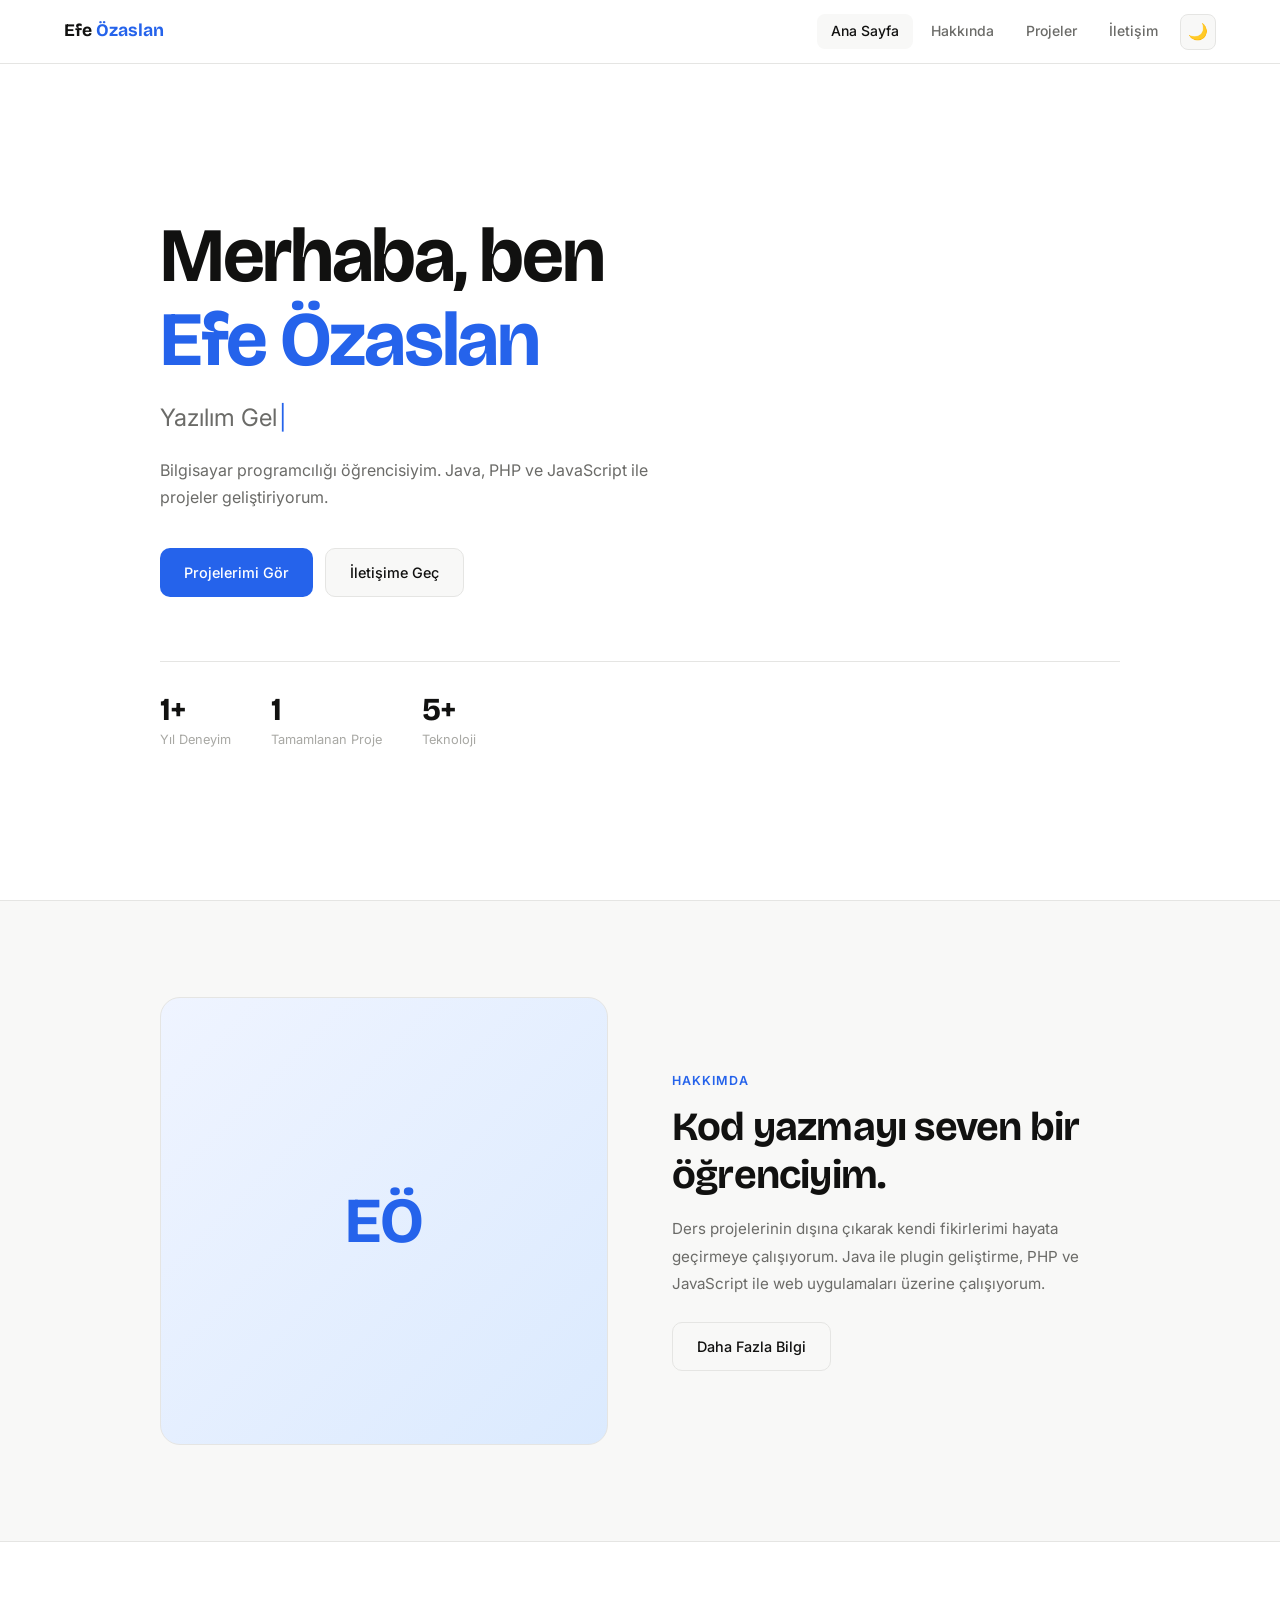
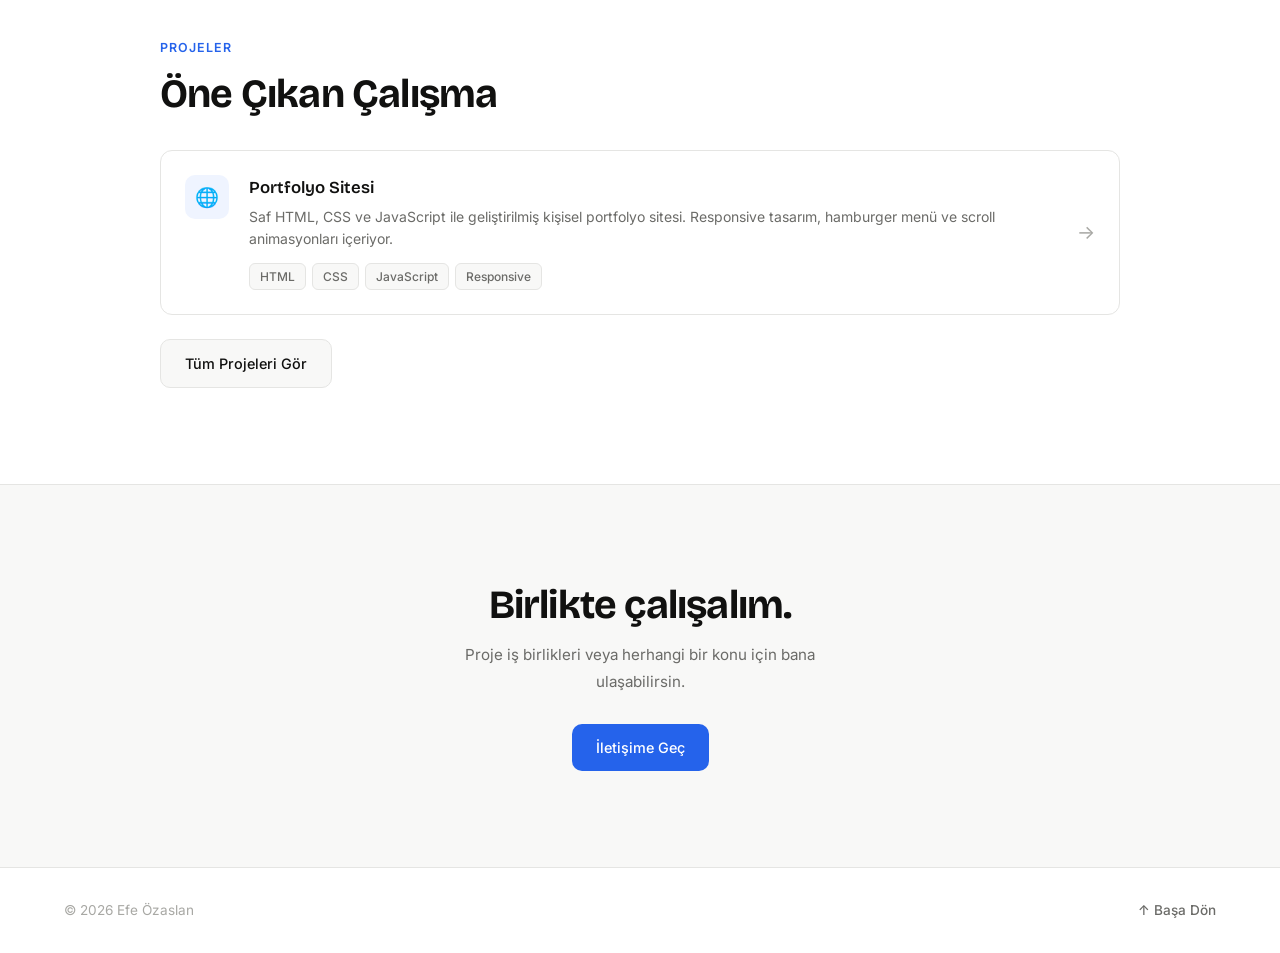
<file: portfolio-20nisan/portfolio2/index.html>
<!DOCTYPE html>
<html lang="tr">
<head>
  <meta charset="UTF-8">
  <meta name="viewport" content="width=device-width, initial-scale=1.0">
  <meta name="description" content="Efe Özaslan kişisel portfolyo sitesi — Yazılım Geliştirici">
  <meta name="author" content="Efe Özaslan">
  <title>Efe Özaslan — Yazılım Geliştirici</title>
  <link href="https://fonts.googleapis.com/css2?family=Inter:wght@300;400;500;600&family=Bricolage+Grotesque:wght@400;600;700&display=swap" rel="stylesheet">
  <link rel="stylesheet" href="assets/css/style.css">
</head>
<body>

<!-- NAV -->
<nav>
  <a href="index.html" class="logo">Efe <span>Özaslan</span></a>
  <div class="nav-right">
    <!-- Masaüstü nav linkleri -->
    <div class="nav-links">
      <a href="index.html">Ana Sayfa</a>
      <a href="pages/about.html">Hakkında</a>
      <a href="pages/projeler.html">Projeler</a>
      <a href="pages/contact.html">İletişim</a>
    </div>
    <!-- ETKİLEŞİM 3: Tema değiştirici butonu -->
    <button id="theme-toggle" title="Tema değiştir">🌙</button>
    <!-- ETKİLEŞİM 1: Hamburger butonu (mobilde görünür) -->
    <button class="hamburger" aria-label="Menüyü aç/kapat" aria-expanded="false">
      <span></span><span></span><span></span>
    </button>
  </div>
</nav>

<!-- Mobil menü -->
<div class="mobile-menu">
  <a href="index.html">Ana Sayfa</a>
  <a href="pages/about.html">Hakkında</a>
  <a href="pages/projeler.html">Projeler</a>
  <a href="pages/contact.html">İletişim</a>
</div>

<!-- ETKİLEŞİM 2: Yukarı çık butonu (scroll 300px sonrası belirir) -->
<button id="back-to-top" title="Başa dön">↑</button>

<main>

  <!-- HERO -->
  <div class="hero">
    <div class="hero-inner">
      <h1 class="hero-title">Merhaba, ben<br><span>Efe Özaslan</span></h1>
      <!-- ETKİLEŞİM 4: Typewriter efekti — JS tarafından doldurulur -->
      <div class="hero-typewriter" id="typewriter"></div>
      <p class="hero-desc">Bilgisayar programcılığı öğrencisiyim. Java, PHP ve JavaScript ile projeler geliştiriyorum.</p>
      <div class="hero-actions">
        <a href="pages/projeler.html" class="btn btn-primary">Projelerimi Gör</a>
        <a href="pages/contact.html" class="btn btn-secondary">İletişime Geç</a>
      </div>
      <div class="hero-stats">
        <div><div class="stat-val">1+</div><div class="stat-label">Yıl Deneyim</div></div>
        <div><div class="stat-val">1</div><div class="stat-label">Tamamlanan Proje</div></div>
        <div><div class="stat-val">5+</div><div class="stat-label">Teknoloji</div></div>
      </div>
    </div>
  </div>

  <hr class="section-divider">

  <!-- HAKKINDA ÖNİZLEME -->
  <section style="background: var(--bg2);">
    <div class="container">
      <div class="about-grid">
        <div class="reveal">
          <div class="about-avatar">EÖ</div>
        </div>
        <div>
          <div class="section-tag reveal">Hakkımda</div>
          <h2 class="section-title reveal d1">Kod yazmayı seven bir öğrenciyim.</h2>
          <p class="section-desc reveal d2">Ders projelerinin dışına çıkarak kendi fikirlerimi hayata geçirmeye çalışıyorum. Java ile plugin geliştirme, PHP ve JavaScript ile web uygulamaları üzerine çalışıyorum.</p>
          <a href="pages/about.html" class="btn btn-secondary reveal d2">Daha Fazla Bilgi</a>
        </div>
      </div>
    </div>
  </section>

  <hr class="section-divider">

  <!-- PROJE ÖNİZLEME -->
  <section>
    <div class="container">
      <div class="section-tag reveal">Projeler</div>
      <h2 class="section-title reveal d1">Öne Çıkan Çalışma</h2>
      <div class="projects-list" style="margin-top: 32px;">
        <a href="https://github.com/efeozaslan/portfolyo" target="_blank" class="project-card reveal">
          <div class="project-icon">🌐</div>
          <div class="project-info">
            <div class="project-name">Portfolyo Sitesi</div>
            <div class="project-desc">Saf HTML, CSS ve JavaScript ile geliştirilmiş kişisel portfolyo sitesi. Responsive tasarım, hamburger menü ve scroll animasyonları içeriyor.</div>
            <div class="project-tags">
              <span class="project-tag">HTML</span>
              <span class="project-tag">CSS</span>
              <span class="project-tag">JavaScript</span>
              <span class="project-tag">Responsive</span>
            </div>
          </div>
          <span class="project-arrow">→</span>
        </a>
      </div>
      <div style="margin-top: 24px;" class="reveal">
        <a href="pages/projeler.html" class="btn btn-secondary">Tüm Projeleri Gör</a>
      </div>
    </div>
  </section>

  <hr class="section-divider">

  <!-- CTA -->
  <section style="background: var(--bg2); text-align: center;">
    <div class="container">
      <h2 class="section-title reveal" style="margin-bottom: 12px;">Birlikte çalışalım.</h2>
      <p class="section-desc reveal d1" style="margin: 0 auto 28px; max-width: 420px;">Proje iş birlikleri veya herhangi bir konu için bana ulaşabilirsin.</p>
      <a href="pages/contact.html" class="btn btn-primary reveal d2">İletişime Geç</a>
    </div>
  </section>

</main>

<footer>
  <span class="footer-text">© 2026 Efe Özaslan</span>
  <a class="footer-up">↑ Başa Dön</a>
</footer>

<script src="assets/js/main.js"></script>
</body>
</html>
</file>
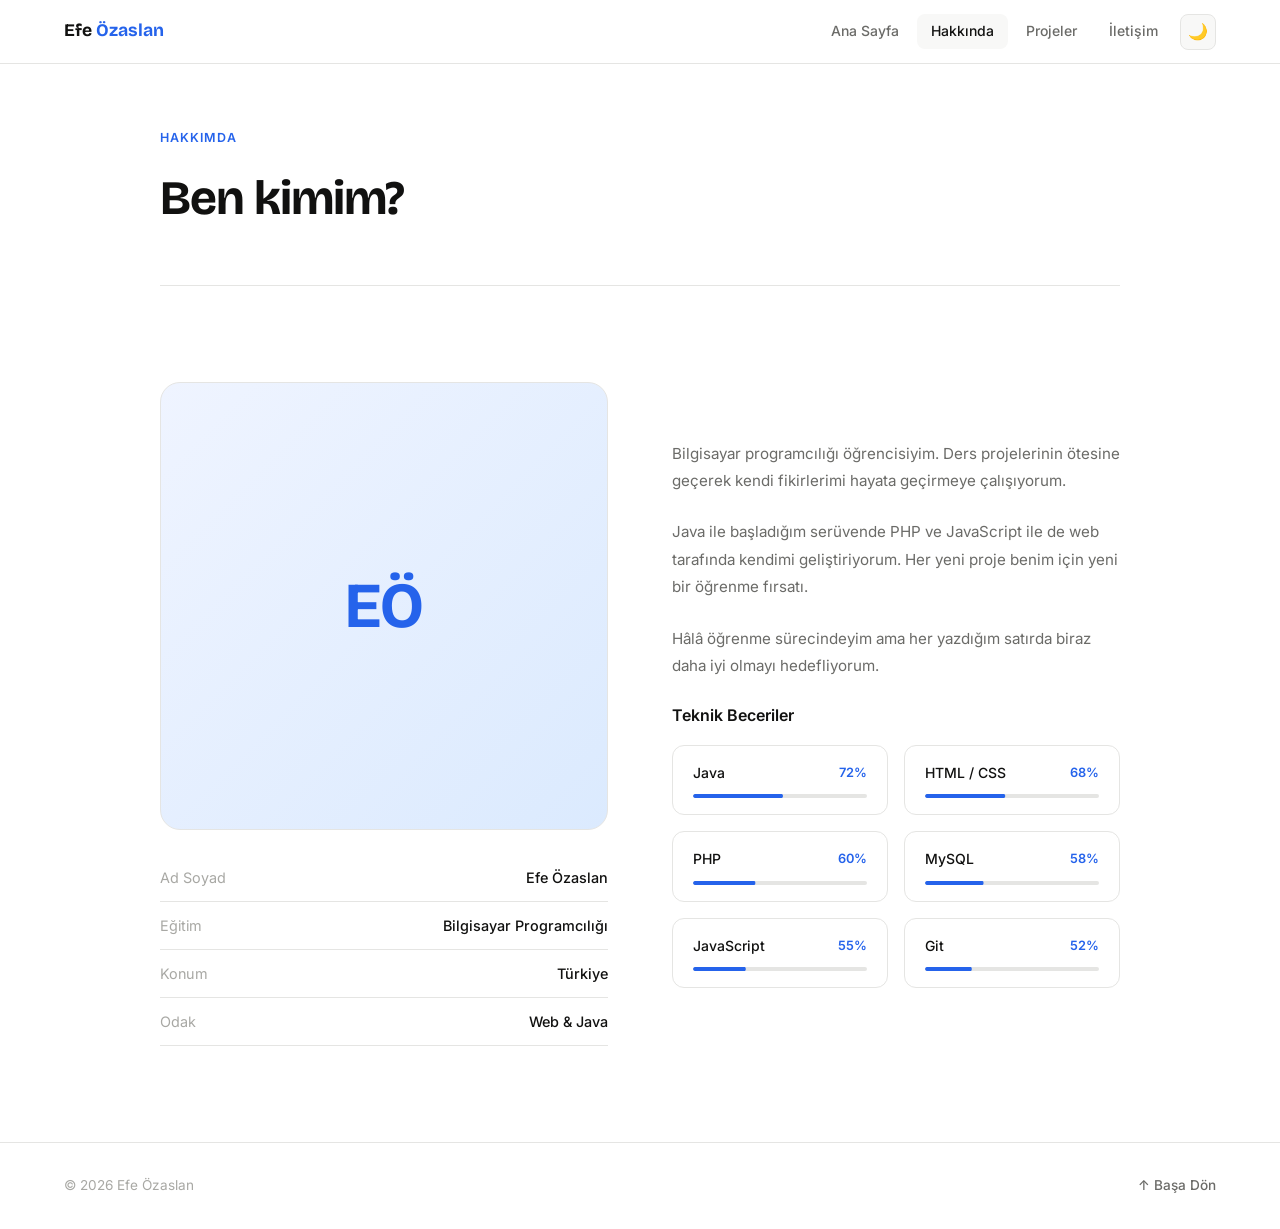
<file: portfolio-20nisan/portfolio2/pages/about.html>
<!DOCTYPE html>
<html lang="tr">
<head>
  <meta charset="UTF-8">
  <meta name="viewport" content="width=device-width, initial-scale=1.0">
  <meta name="description" content="Efe Özaslan hakkında — Bilgisayar Programcılığı Öğrencisi">
  <meta name="author" content="Efe Özaslan">
  <title>Hakkında — Efe Özaslan</title>
  <link href="https://fonts.googleapis.com/css2?family=Inter:wght@300;400;500;600&family=Bricolage+Grotesque:wght@400;600;700&display=swap" rel="stylesheet">
  <link rel="stylesheet" href="../assets/css/style.css">
</head>
<body>

<nav>
  <a href="../index.html" class="logo">Efe <span>Özaslan</span></a>
  <div class="nav-right">
    <div class="nav-links">
      <a href="../index.html">Ana Sayfa</a>
      <a href="about.html">Hakkında</a>
      <a href="projeler.html">Projeler</a>
      <a href="contact.html">İletişim</a>
    </div>
    <button id="theme-toggle" title="Tema değiştir">🌙</button>
    <button class="hamburger" aria-label="Menüyü aç/kapat" aria-expanded="false">
      <span></span><span></span><span></span>
    </button>
  </div>
</nav>

<div class="mobile-menu">
  <a href="../index.html">Ana Sayfa</a>
  <a href="about.html">Hakkında</a>
  <a href="projeler.html">Projeler</a>
  <a href="contact.html">İletişim</a>
</div>

<button id="back-to-top" title="Başa dön">↑</button>

<main>
  <div class="page-hero">
    <div class="container">
      <div class="section-tag">Hakkımda</div>
      <h1>Ben kimim?</h1>
    </div>
  </div>

  <section>
    <div class="container">
      <div class="about-grid">
        <div>
          <div class="about-avatar reveal">EÖ</div>
          <div class="info-rows reveal d1" style="margin-top: 24px;">
            <div class="info-row"><span class="info-key">Ad Soyad</span><span class="info-val">Efe Özaslan</span></div>
            <div class="info-row"><span class="info-key">Eğitim</span><span class="info-val">Bilgisayar Programcılığı</span></div>
            <div class="info-row"><span class="info-key">Konum</span><span class="info-val">Türkiye</span></div>
            <div class="info-row"><span class="info-key">Odak</span><span class="info-val">Web & Java</span></div>
          </div>
        </div>
        <div>
          <p class="section-desc reveal">Bilgisayar programcılığı öğrencisiyim. Ders projelerinin ötesine geçerek kendi fikirlerimi hayata geçirmeye çalışıyorum.</p>
          <p class="section-desc reveal d1">Java ile başladığım serüvende PHP ve JavaScript ile de web tarafında kendimi geliştiriyorum. Her yeni proje benim için yeni bir öğrenme fırsatı.</p>
          <p class="section-desc reveal d2">Hâlâ öğrenme sürecindeyim ama her yazdığım satırda biraz daha iyi olmayı hedefliyorum.</p>

          <h3 class="reveal d2" style="font-size:1rem;font-weight:600;margin-bottom:16px;margin-top:8px;">Teknik Beceriler</h3>
          <div class="skills-grid reveal d3">
            <div class="skill-card"><div class="skill-top"><span class="skill-name">Java</span><span class="skill-pct">72%</span></div><div class="skill-bar"><div class="skill-fill" style="width:72%"></div></div></div>
            <div class="skill-card"><div class="skill-top"><span class="skill-name">HTML / CSS</span><span class="skill-pct">68%</span></div><div class="skill-bar"><div class="skill-fill" style="width:68%"></div></div></div>
            <div class="skill-card"><div class="skill-top"><span class="skill-name">PHP</span><span class="skill-pct">60%</span></div><div class="skill-bar"><div class="skill-fill" style="width:60%"></div></div></div>
            <div class="skill-card"><div class="skill-top"><span class="skill-name">MySQL</span><span class="skill-pct">58%</span></div><div class="skill-bar"><div class="skill-fill" style="width:58%"></div></div></div>
            <div class="skill-card"><div class="skill-top"><span class="skill-name">JavaScript</span><span class="skill-pct">55%</span></div><div class="skill-bar"><div class="skill-fill" style="width:55%"></div></div></div>
            <div class="skill-card"><div class="skill-top"><span class="skill-name">Git</span><span class="skill-pct">52%</span></div><div class="skill-bar"><div class="skill-fill" style="width:52%"></div></div></div>
          </div>
        </div>
      </div>
    </div>
  </section>
</main>

<footer>
  <span class="footer-text">© 2026 Efe Özaslan</span>
  <a class="footer-up">↑ Başa Dön</a>
</footer>

<script src="../assets/js/main.js"></script>
</body>
</html>
</file>
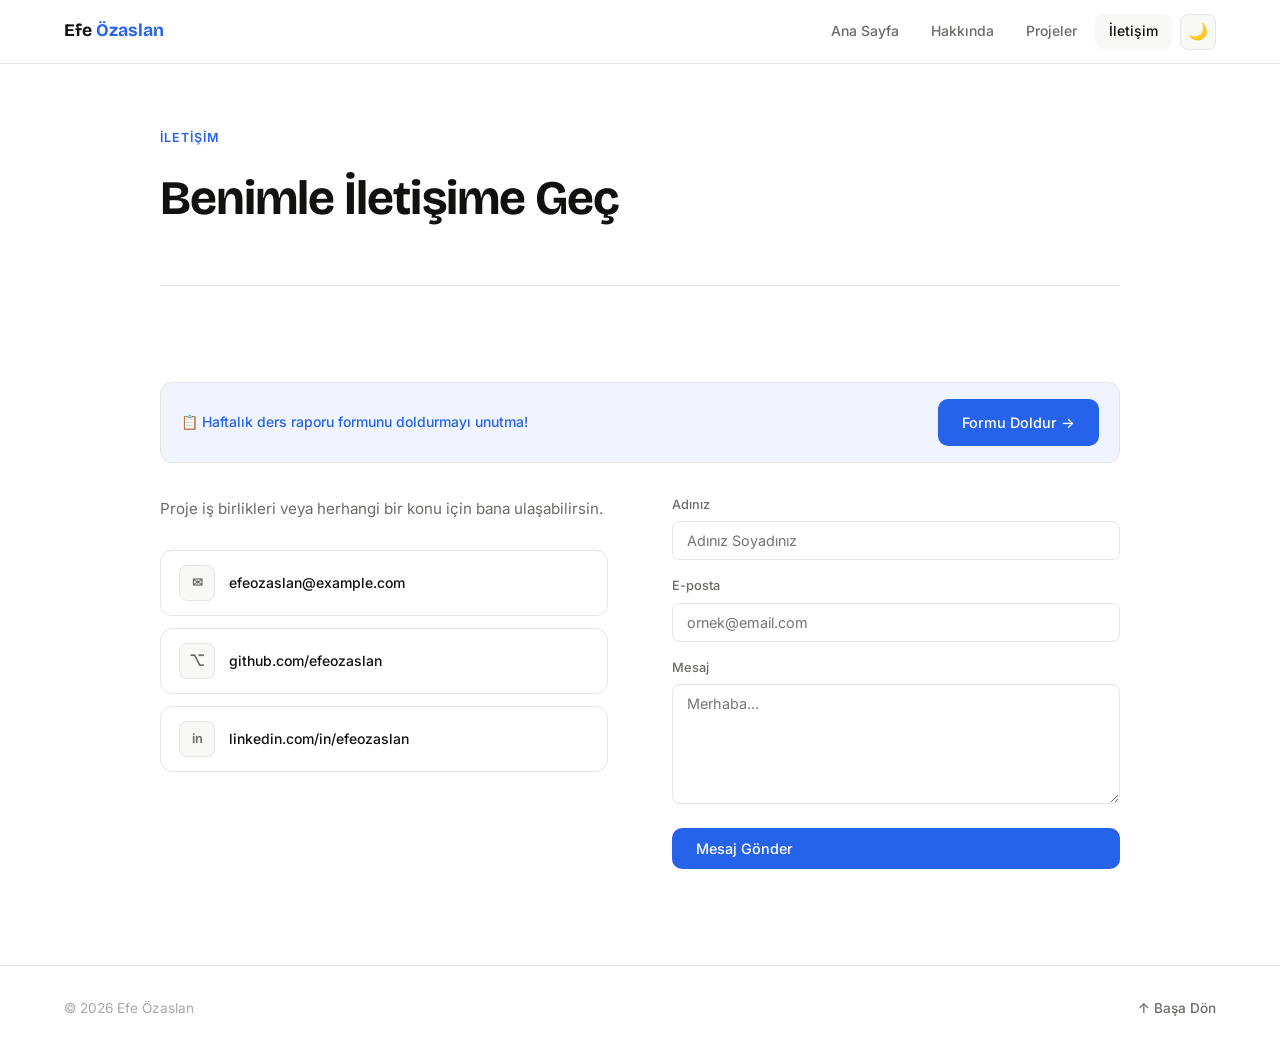
<file: portfolio-20nisan/portfolio2/pages/contact.html>
<!DOCTYPE html>
<html lang="tr">
<head>
  <meta charset="UTF-8">
  <meta name="viewport" content="width=device-width, initial-scale=1.0">
  <meta name="description" content="Efe Özaslan ile iletişime geçin">
  <meta name="author" content="Efe Özaslan">
  <title>İletişim — Efe Özaslan</title>
  <link href="https://fonts.googleapis.com/css2?family=Inter:wght@300;400;500;600&family=Bricolage+Grotesque:wght@400;600;700&display=swap" rel="stylesheet">
  <link rel="stylesheet" href="../assets/css/style.css">
</head>
<body>

<nav>
  <a href="../index.html" class="logo">Efe <span>Özaslan</span></a>
  <div class="nav-right">
    <div class="nav-links">
      <a href="../index.html">Ana Sayfa</a>
      <a href="about.html">Hakkında</a>
      <a href="projeler.html">Projeler</a>
      <a href="contact.html">İletişim</a>
    </div>
    <button id="theme-toggle" title="Tema değiştir">🌙</button>
    <button class="hamburger" aria-label="Menüyü aç/kapat" aria-expanded="false">
      <span></span><span></span><span></span>
    </button>
  </div>
</nav>

<div class="mobile-menu">
  <a href="../index.html">Ana Sayfa</a>
  <a href="about.html">Hakkında</a>
  <a href="projeler.html">Projeler</a>
  <a href="contact.html">İletişim</a>
</div>

<button id="back-to-top" title="Başa dön">↑</button>

<main>
  <div class="page-hero">
    <div class="container">
      <div class="section-tag">İletişim</div>
      <h1>Benimle İletişime Geç</h1>
    </div>
  </div>

  <section>
    <div class="container">

      <!-- Haftalık Rapor Formu -->
      <div class="rapor-banner reveal">
        <p>📋 Haftalık ders raporu formunu doldurmayı unutma!</p>
        <a href="https://docs.google.com/forms/d/e/1FAIpQLSd_se_8hnsDZBhI5-ZsBk0t7NyDASsf4xnW3hzOH-ecFBQ3CA/viewform"
           target="_blank" class="btn btn-primary" style="white-space:nowrap;">
          Formu Doldur →
        </a>
      </div>

      <div class="contact-grid">
        <div class="reveal">
          <p class="section-desc">Proje iş birlikleri veya herhangi bir konu için bana ulaşabilirsin.</p>
          <div class="contact-links">
            <a href="mailto:efeozaslan@example.com" class="contact-link">
              <div class="contact-link-icon">✉</div>
              <span class="contact-link-text">efeozaslan@example.com</span>
            </a>
            <a href="https://github.com/efeozaslan" target="_blank" class="contact-link">
              <div class="contact-link-icon" style="font-size:1rem;">⌥</div>
              <span class="contact-link-text">github.com/efeozaslan</span>
            </a>
            <a href="https://linkedin.com/in/efeozaslan" target="_blank" class="contact-link">
              <div class="contact-link-icon">in</div>
              <span class="contact-link-text">linkedin.com/in/efeozaslan</span>
            </a>
          </div>
        </div>

        <div class="reveal d2">
          <form id="contact-form">
            <div class="form-group">
              <label for="name">Adınız</label>
              <input id="name" type="text" placeholder="Adınız Soyadınız" required>
            </div>
            <div class="form-group">
              <label for="email">E-posta</label>
              <input id="email" type="email" placeholder="ornek@email.com" required>
            </div>
            <div class="form-group">
              <label for="message">Mesaj</label>
              <textarea id="message" placeholder="Merhaba..." required></textarea>
            </div>
            <button type="submit" class="btn btn-primary" style="width:100%;">Mesaj Gönder</button>
          </form>
        </div>
      </div>
    </div>
  </section>
</main>

<footer>
  <span class="footer-text">© 2026 Efe Özaslan</span>
  <a class="footer-up">↑ Başa Dön</a>
</footer>

<script src="../assets/js/main.js"></script>
</body>
</html>
</file>
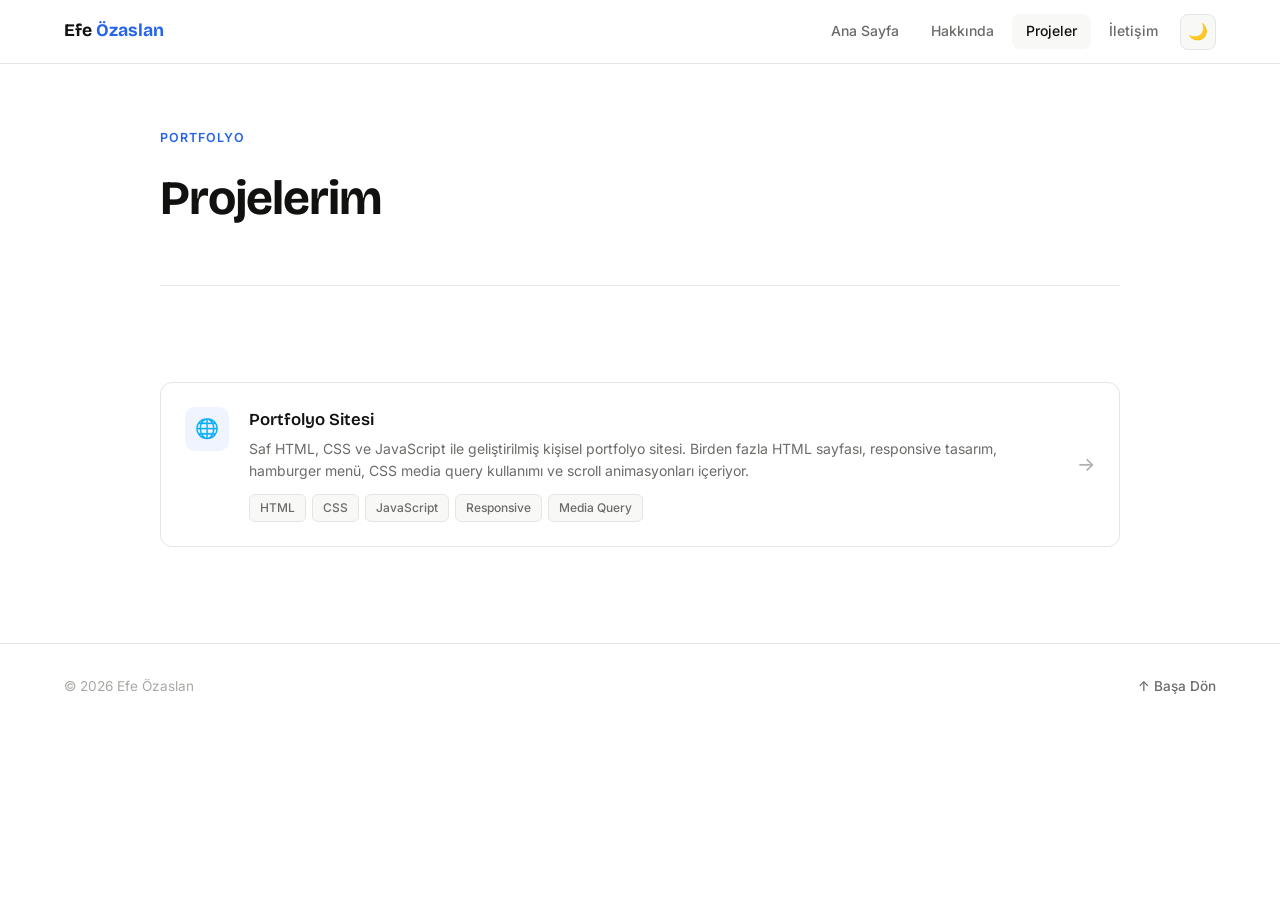
<file: portfolio-20nisan/portfolio2/pages/projeler.html>
<!DOCTYPE html>
<html lang="tr">
<head>
  <meta charset="UTF-8">
  <meta name="viewport" content="width=device-width, initial-scale=1.0">
  <meta name="description" content="Efe Özaslan projeleri">
  <meta name="author" content="Efe Özaslan">
  <title>Projeler — Efe Özaslan</title>
  <link href="https://fonts.googleapis.com/css2?family=Inter:wght@300;400;500;600&family=Bricolage+Grotesque:wght@400;600;700&display=swap" rel="stylesheet">
  <link rel="stylesheet" href="../assets/css/style.css">
</head>
<body>

<nav>
  <a href="../index.html" class="logo">Efe <span>Özaslan</span></a>
  <div class="nav-right">
    <div class="nav-links">
      <a href="../index.html">Ana Sayfa</a>
      <a href="about.html">Hakkında</a>
      <a href="projeler.html">Projeler</a>
      <a href="contact.html">İletişim</a>
    </div>
    <button id="theme-toggle" title="Tema değiştir">🌙</button>
    <button class="hamburger" aria-label="Menüyü aç/kapat" aria-expanded="false">
      <span></span><span></span><span></span>
    </button>
  </div>
</nav>

<div class="mobile-menu">
  <a href="../index.html">Ana Sayfa</a>
  <a href="about.html">Hakkında</a>
  <a href="projeler.html">Projeler</a>
  <a href="contact.html">İletişim</a>
</div>

<button id="back-to-top" title="Başa dön">↑</button>

<main>
  <div class="page-hero">
    <div class="container">
      <div class="section-tag">Portfolyo</div>
      <h1>Projelerim</h1>
    </div>
  </div>

  <section>
    <div class="container">
      <div class="projects-list" id="plist">
        <a href="https://github.com/efeozaslan/portfolyo" target="_blank" class="project-card reveal" data-cat="web">
          <div class="project-icon">🌐</div>
          <div class="project-info">
            <div class="project-name">Portfolyo Sitesi</div>
            <div class="project-desc">
              Saf HTML, CSS ve JavaScript ile geliştirilmiş kişisel portfolyo sitesi.
              Birden fazla HTML sayfası, responsive tasarım, hamburger menü,
              CSS media query kullanımı ve scroll animasyonları içeriyor.
            </div>
            <div class="project-tags">
              <span class="project-tag">HTML</span>
              <span class="project-tag">CSS</span>
              <span class="project-tag">JavaScript</span>
              <span class="project-tag">Responsive</span>
              <span class="project-tag">Media Query</span>
            </div>
          </div>
          <span class="project-arrow">→</span>
        </a>
      </div>
    </div>
  </section>
</main>

<footer>
  <span class="footer-text">© 2026 Efe Özaslan</span>
  <a class="footer-up">↑ Başa Dön</a>
</footer>

<script src="../assets/js/main.js"></script>
</body>
</html>
</file>
<file: portfolio-20nisan/portfolio2/assets/css/style.css>
/* ============================================================
   style.css — Efe Özaslan Portfolyo
   Responsive Tasarım: CSS Media Query ile mobil/tablet/masaüstü
   ============================================================ */

/* ── TEMEL AYARLAR ── */
*, *::before, *::after {
  margin: 0;
  padding: 0;
  box-sizing: border-box;
}

/* Açık tema değişkenleri */
:root {
  --bg: #ffffff;
  --bg2: #f8f8f7;
  --text: #111110;
  --text-muted: #6b6b68;
  --text-light: #a8a8a4;
  --accent: #2563eb;
  --accent-light: #eff4ff;
  --border: #e5e5e3;
  --radius: 12px;
  --nav-height: 64px;
  --shadow: 0 4px 20px rgba(0,0,0,0.08);
}

/* ── ETKİLEŞİM 3: KOYU TEMA DEĞİŞKENLERİ ──
   body.dark olduğunda bu değişkenler geçerli olur.
   Tüm renkler otomatik güncellenir — ayrı CSS gerekmez. */
body.dark {
  --bg: #0f0f0f;
  --bg2: #1a1a1a;
  --text: #f0efed;
  --text-muted: #a0a09c;
  --text-light: #5a5a56;
  --accent: #60a5fa;
  --accent-light: #1e2a3a;
  --border: #2a2a2a;
  --shadow: 0 4px 20px rgba(0,0,0,0.4);
}

html { scroll-behavior: smooth; }

body {
  font-family: 'Inter', sans-serif;
  background: var(--bg);
  color: var(--text);
  line-height: 1.6;
  -webkit-font-smoothing: antialiased;
  overflow-x: hidden;
  transition: background 0.3s, color 0.3s;
}

/* ── GÖRSELLER TAŞMASIN ── */
img, video, iframe, embed, object {
  max-width: 100%;
  height: auto;
  display: block;
}

/* ── NAV ── */
nav {
  position: fixed;
  top: 0; left: 0; right: 0;
  z-index: 1000;
  height: var(--nav-height);
  display: flex;
  justify-content: space-between;
  align-items: center;
  padding: 0 64px;
  background: rgba(255,255,255,0.92);
  backdrop-filter: blur(12px);
  border-bottom: 1px solid var(--border);
  transition: background 0.3s, border-color 0.3s;
}
body.dark nav {
  background: rgba(15,15,15,0.92);
}

.logo {
  font-family: 'Bricolage Grotesque', sans-serif;
  font-size: 1.1rem; font-weight: 700;
  color: var(--text); text-decoration: none;
  z-index: 1001;
}
.logo span { color: var(--accent); }

/* Nav sağ grup: linkler + tema butonu */
.nav-right {
  display: flex;
  align-items: center;
  gap: 8px;
}

.nav-links { display: flex; gap: 4px; }
.nav-links a {
  font-size: 0.875rem; font-weight: 500;
  color: var(--text-muted); text-decoration: none;
  padding: 6px 14px; border-radius: 8px;
  transition: background 0.2s, color 0.2s;
}
.nav-links a:hover,
.nav-links a.active { background: var(--bg2); color: var(--text); }

/* ── ETKİLEŞİM 3: TEMA BUTONU ── */
#theme-toggle {
  background: var(--bg2);
  border: 1px solid var(--border);
  border-radius: 8px;
  width: 36px; height: 36px;
  font-size: 1rem;
  cursor: pointer;
  display: flex; align-items: center; justify-content: center;
  transition: background 0.2s, border-color 0.2s;
  flex-shrink: 0;
}
#theme-toggle:hover { background: var(--border); }

/* ── ETKİLEŞİM 1: HAMBURGEr ── */
.hamburger {
  display: none;
  flex-direction: column;
  justify-content: center;
  gap: 5px;
  width: 36px; height: 36px;
  cursor: pointer;
  background: none; border: none;
  padding: 4px; z-index: 1001;
}
.hamburger span {
  display: block;
  width: 22px; height: 2px;
  background: var(--text);
  border-radius: 2px;
  transition: transform 0.3s, opacity 0.3s, background 0.3s;
}
.hamburger.open span:nth-child(1) { transform: translateY(7px) rotate(45deg); }
.hamburger.open span:nth-child(2) { opacity: 0; }
.hamburger.open span:nth-child(3) { transform: translateY(-7px) rotate(-45deg); }

.mobile-menu {
  display: none;
  position: fixed;
  top: var(--nav-height); left: 0; right: 0;
  background: var(--bg);
  border-bottom: 1px solid var(--border);
  flex-direction: column;
  padding: 16px 24px 24px; gap: 4px;
  z-index: 999;
  box-shadow: var(--shadow);
  transition: background 0.3s;
}
.mobile-menu.open { display: flex; }
.mobile-menu a {
  font-size: 1rem; font-weight: 500;
  color: var(--text-muted); text-decoration: none;
  padding: 12px 16px; border-radius: 8px;
  transition: background 0.2s, color 0.2s;
}
.mobile-menu a:hover,
.mobile-menu a.active { background: var(--bg2); color: var(--text); }

/* ── ETKİLEŞİM 2: YUKARI ÇIK BUTONU ──
   Normalde görünmez (opacity:0, pointer-events:none).
   300px scroll sonrası .visible class eklenir ve belirir. */
#back-to-top {
  position: fixed;
  bottom: 32px; right: 32px;
  z-index: 500;
  width: 44px; height: 44px;
  border-radius: 50%;
  background: var(--accent);
  color: #fff;
  border: none;
  font-size: 1.1rem;
  cursor: pointer;
  display: flex; align-items: center; justify-content: center;
  box-shadow: 0 4px 16px rgba(37,99,235,0.35);
  /* Başlangıçta görünmez */
  opacity: 0;
  transform: translateY(12px);
  pointer-events: none;
  transition: opacity 0.3s, transform 0.3s;
}
/* Scroll 300px geçince JS bu class'ı ekler */
#back-to-top.visible {
  opacity: 1;
  transform: translateY(0);
  pointer-events: all;
}
#back-to-top:hover {
  background: #1d4ed8;
  transform: translateY(-2px);
}

/* ── GENEL LAYOUT ── */
main { padding-top: var(--nav-height); }
section { padding: 96px 64px; }
.container { max-width: 960px; margin: 0 auto; }
.section-divider { border: none; border-top: 1px solid var(--border); margin: 0; }

/* ── TİPOGRAFİ ── */
.section-tag {
  font-size: 0.78rem; font-weight: 600;
  color: var(--accent); text-transform: uppercase;
  letter-spacing: 0.08em; margin-bottom: 12px;
}
.section-title {
  font-family: 'Bricolage Grotesque', sans-serif;
  font-size: clamp(1.8rem, 3.5vw, 2.5rem);
  font-weight: 700; line-height: 1.2;
  letter-spacing: -0.02em; margin-bottom: 16px;
}
.section-desc {
  font-size: 0.95rem; color: var(--text-muted);
  line-height: 1.8; margin-bottom: 24px;
}

/* ── BUTONLAR ── */
.btn {
  display: inline-flex; align-items: center; gap: 8px;
  padding: 12px 24px; border-radius: 10px;
  font-size: 0.9rem; font-weight: 500;
  font-family: 'Inter', sans-serif;
  text-decoration: none; cursor: pointer; border: none;
  transition: all 0.2s;
}
.btn-primary { background: var(--accent); color: #fff; }
.btn-primary:hover { background: #1d4ed8; transform: translateY(-1px); box-shadow: 0 4px 16px rgba(37,99,235,0.3); }
.btn-secondary { background: var(--bg2); color: var(--text); border: 1px solid var(--border); }
.btn-secondary:hover { background: var(--border); transform: translateY(-1px); }

/* ── HERO ── */
.hero {
  min-height: calc(100vh - var(--nav-height));
  display: flex; align-items: center;
  padding: 0 64px;
}
.hero-inner { max-width: 960px; margin: 0 auto; width: 100%; }
.hero-title {
  font-family: 'Bricolage Grotesque', sans-serif;
  font-size: clamp(2.4rem, 6vw, 5rem);
  font-weight: 700; line-height: 1.1;
  letter-spacing: -0.03em; margin-bottom: 16px;
}
.hero-title span { color: var(--accent); }

/* ── ETKİLEŞİM 4: TYPEWRİTER ── */
.hero-typewriter {
  font-size: clamp(1.1rem, 2.5vw, 1.5rem);
  color: var(--text-muted);
  font-weight: 400;
  margin-bottom: 20px;
  min-height: 2rem;
}
/* Yanıp sönen imleç */
.hero-typewriter::after {
  content: '|';
  color: var(--accent);
  animation: blink 0.8s step-end infinite;
  margin-left: 2px;
}
@keyframes blink {
  0%, 100% { opacity: 1; }
  50% { opacity: 0; }
}

.hero-desc {
  font-size: 1rem; color: var(--text-muted);
  max-width: 520px; line-height: 1.7; margin-bottom: 36px;
}
.hero-actions { display: flex; gap: 12px; flex-wrap: wrap; margin-bottom: 64px; }
.hero-stats {
  display: flex; gap: 40px;
  padding-top: 32px; border-top: 1px solid var(--border);
  flex-wrap: wrap;
}
.stat-val {
  font-family: 'Bricolage Grotesque', sans-serif;
  font-size: 2rem; font-weight: 700; line-height: 1;
}
.stat-label { font-size: 0.8rem; color: var(--text-light); margin-top: 4px; }

/* ── ABOUT ── */
.about-grid { display: grid; grid-template-columns: 1fr 1fr; gap: 64px; align-items: center; }
.about-avatar {
  width: 100%; aspect-ratio: 1;
  background: linear-gradient(135deg, var(--accent-light) 0%, #dbeafe 100%);
  border-radius: 20px;
  display: flex; align-items: center; justify-content: center;
  font-family: 'Bricolage Grotesque', sans-serif;
  font-size: 4rem; font-weight: 700; color: var(--accent);
  border: 1px solid var(--border);
}
.info-rows { display: flex; flex-direction: column; }
.info-row {
  display: flex; justify-content: space-between;
  padding: 12px 0; border-bottom: 1px solid var(--border);
  font-size: 0.9rem;
}
.info-key { color: var(--text-light); }
.info-val { font-weight: 500; }

/* ── BECERİLER ── */
.skills-grid { display: grid; grid-template-columns: 1fr 1fr; gap: 16px; }
.skill-card { padding: 16px 20px; border: 1px solid var(--border); border-radius: var(--radius); background: var(--bg); }
.skill-top { display: flex; justify-content: space-between; align-items: center; margin-bottom: 10px; }
.skill-name { font-size: 0.875rem; font-weight: 500; }
.skill-pct { font-size: 0.8rem; color: var(--accent); font-weight: 600; }
.skill-bar { height: 4px; background: var(--border); border-radius: 2px; overflow: hidden; }
.skill-fill {
  height: 100%; background: var(--accent); border-radius: 2px;
  transform-origin: left; transform: scaleX(0);
  transition: transform 1s cubic-bezier(0.4, 0, 0.2, 1);
}

/* ── PROJELER ── */
.projects-list { display: flex; flex-direction: column; gap: 16px; }
.project-card {
  display: flex; align-items: flex-start; gap: 20px;
  padding: 24px; border: 1px solid var(--border);
  border-radius: var(--radius); background: var(--bg);
  text-decoration: none; color: inherit;
  transition: border-color 0.2s, box-shadow 0.2s, transform 0.2s;
}
.project-card:hover { border-color: var(--accent); box-shadow: var(--shadow); transform: translateY(-2px); }
.project-icon {
  width: 44px; height: 44px; border-radius: 10px;
  background: var(--accent-light);
  display: flex; align-items: center; justify-content: center;
  font-size: 1.2rem; flex-shrink: 0;
}
.project-info { flex: 1; min-width: 0; }
.project-name {
  font-family: 'Bricolage Grotesque', sans-serif;
  font-size: 1.05rem; font-weight: 600; margin-bottom: 4px;
  word-break: break-word;
}
.project-desc { font-size: 0.875rem; color: var(--text-muted); line-height: 1.6; margin-bottom: 12px; }
.project-tags { display: flex; flex-wrap: wrap; gap: 6px; }
.project-tag {
  font-size: 0.75rem; font-weight: 500; padding: 3px 10px;
  border-radius: 6px; background: var(--bg2); color: var(--text-muted);
  border: 1px solid var(--border);
}
.project-arrow { color: var(--text-light); font-size: 1.2rem; align-self: center; flex-shrink: 0; transition: transform 0.2s, color 0.2s; }
.project-card:hover .project-arrow { transform: translateX(4px); color: var(--accent); }

/* ── İLETİŞİM ── */
.contact-grid { display: grid; grid-template-columns: 1fr 1fr; gap: 64px; }
.contact-links { display: flex; flex-direction: column; gap: 12px; margin-top: 28px; }
.contact-link {
  display: flex; align-items: center; gap: 14px;
  padding: 14px 18px; border: 1px solid var(--border);
  border-radius: var(--radius); text-decoration: none; color: var(--text);
  transition: border-color 0.2s, background 0.2s;
}
.contact-link:hover { border-color: var(--accent); background: var(--accent-light); }
.contact-link-icon {
  width: 36px; height: 36px; border-radius: 8px;
  background: var(--bg2); border: 1px solid var(--border);
  display: flex; align-items: center; justify-content: center;
  font-size: 0.8rem; font-weight: 600; color: var(--text-muted); flex-shrink: 0;
}
.contact-link-text { font-size: 0.875rem; font-weight: 500; }

/* ── FORM ── */
.form-group { margin-bottom: 16px; }
label { display: block; font-size: 0.8rem; font-weight: 500; color: var(--text-muted); margin-bottom: 6px; }
input, textarea {
  width: 100%; padding: 10px 14px;
  border: 1px solid var(--border); border-radius: 8px;
  font-family: 'Inter', sans-serif; font-size: 0.9rem;
  color: var(--text); background: var(--bg); outline: none;
  max-width: 100%;
  transition: border-color 0.2s, box-shadow 0.2s, background 0.3s;
}
input:focus, textarea:focus { border-color: var(--accent); box-shadow: 0 0 0 3px rgba(37,99,235,0.1); }
textarea { height: 120px; resize: vertical; }

/* ── RAPOR BANNER ── */
.rapor-banner {
  background: var(--accent-light);
  border: 1px solid var(--border);
  border-radius: var(--radius);
  padding: 16px 20px;
  display: flex; align-items: center; justify-content: space-between;
  gap: 16px; flex-wrap: wrap; margin-bottom: 32px;
}
.rapor-banner p { font-size: 0.875rem; color: var(--accent); font-weight: 500; }

/* ── PAGE HERO (iç sayfalar) ── */
.page-hero { padding: 64px 64px 0; }
.page-hero .container {
  max-width: 960px; margin: 0 auto;
  padding-bottom: 48px; border-bottom: 1px solid var(--border);
}
.page-hero h1 {
  font-family: 'Bricolage Grotesque', sans-serif;
  font-size: clamp(2rem, 4vw, 3rem);
  font-weight: 700; letter-spacing: -0.02em; margin-top: 8px;
}

/* ── FOOTER ── */
footer {
  padding: 32px 64px;
  border-top: 1px solid var(--border);
  display: flex; justify-content: space-between; align-items: center;
  flex-wrap: wrap; gap: 12px;
}
.footer-text { font-size: 0.85rem; color: var(--text-light); }
.footer-up { font-size: 0.85rem; font-weight: 500; color: var(--text-muted); text-decoration: none; cursor: pointer; transition: color 0.2s; }
.footer-up:hover { color: var(--accent); }

/* ── REVEAL ANİMASYONLARI ── */
.reveal { opacity: 0; transform: translateY(16px); transition: opacity 0.6s ease, transform 0.6s ease; }
.reveal.vis { opacity: 1; transform: translateY(0); }
.d1 { transition-delay: 0.08s; }
.d2 { transition-delay: 0.16s; }
.d3 { transition-delay: 0.24s; }

/* ============================================================
   RESPONSIVE — MEDIA QUERY'LER
   ============================================================ */

/* ── TABLET: 768px - 1024px ── */
@media (max-width: 1024px) {
  nav { padding: 0 32px; }
  section { padding: 72px 32px; }
  .hero { padding: 0 32px; }
  .page-hero { padding: 48px 32px 0; }
  footer { padding: 28px 32px; }
  .about-grid { gap: 40px; }
  .contact-grid { gap: 40px; }
}

/* ── MOBİL: 768px ve altı ── */
@media (max-width: 768px) {
  nav { padding: 0 20px; }
  section { padding: 56px 20px; }
  .hero { padding: 32px 20px; min-height: auto; padding-top: 48px; }
  .page-hero { padding: 32px 20px 0; }
  footer { padding: 24px 20px; }

  /* Masaüstü nav linklerini gizle, tema butonu ile hamburgeri göster */
  .nav-links { display: none; }
  .hamburger { display: flex; }

  .hero-desc { font-size: 1rem; }
  .hero-actions { flex-direction: column; }
  .hero-actions .btn { justify-content: center; }
  .hero-stats { gap: 20px; }

  /* 2 sütunlu grid'ler tek sütuna dönüşür */
  .about-grid { grid-template-columns: 1fr; gap: 32px; }
  .skills-grid { grid-template-columns: 1fr; }
  .contact-grid { grid-template-columns: 1fr; gap: 40px; }

  .about-avatar { max-width: 240px; margin: 0 auto; font-size: 3rem; }

  .project-card { flex-direction: column; gap: 12px; }
  .project-arrow { display: none; }

  .rapor-banner { flex-direction: column; align-items: flex-start; }

  /* Yukarı çık butonu mobilde biraz içeride */
  #back-to-top { bottom: 20px; right: 20px; }
}

/* ── KÜÇÜK MOBİL: 480px ve altı ── */
@media (max-width: 480px) {
  .hero-title { font-size: 2.2rem; }
  .section-title { font-size: 1.6rem; }
  .stat-val { font-size: 1.6rem; }
  .project-icon { width: 36px; height: 36px; font-size: 1rem; }
  .btn { width: 100%; justify-content: center; }
}
</file>
